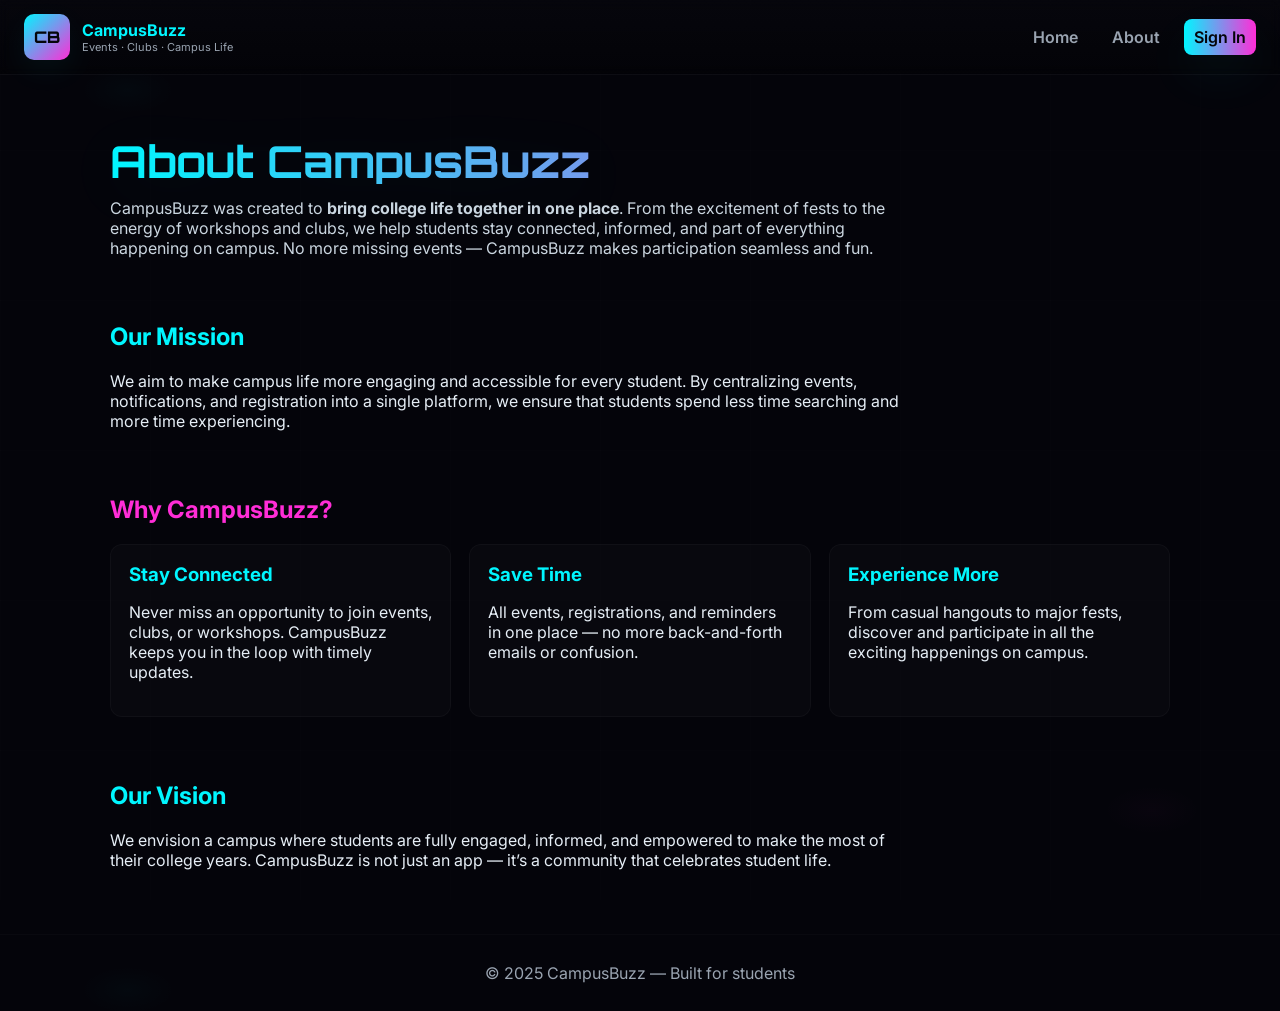
<file: about.html>
<!doctype html>
<html lang="en">
<head>
  <meta charset="utf-8"><meta name="viewport" content="width=device-width,initial-scale=1">
  <title>CampusBuzz — About</title>
  <link rel="stylesheet" href="style.css">
</head>
<body>
  <div class="bg-grid" aria-hidden="true"></div>

  <header class="header">
    <div class="brand">
      <div class="logo">CB</div>
      <div>
        <div class="title">CampusBuzz</div>
        <div class="sub">Events · Clubs · Campus Life</div>
      </div>
    </div>

    <nav class="nav">
      <a href="index.html">Home</a>
      <a href="about.html">About</a>
      <a class="btn neon" href="signin.html">Sign In</a>
    </nav>

    <div class="hamburger" aria-hidden="true"><span class="bar"></span><span class="bar"></span><span class="bar"></span></div>
  </header>

  <main>
    <section class="section reveal">
      <h1 class="headline">About CampusBuzz</h1>
      <p class="lead" style="max-width:800px">
        CampusBuzz was created to <strong>bring college life together in one place</strong>. From the excitement of fests to the energy of workshops and clubs, we help students stay connected, informed, and part of everything happening on campus. No more missing events — CampusBuzz makes participation seamless and fun.
      </p>
    </section>

    <section class="section reveal">
      <h2 style="color:var(--cyan)">Our Mission</h2>
      <p style="max-width:800px">
        We aim to make campus life more engaging and accessible for every student. By centralizing events, notifications, and registration into a single platform, we ensure that students spend less time searching and more time experiencing.
      </p>
    </section>

    <section class="section reveal">
      <h2 style="color:var(--mag)">Why CampusBuzz?</h2>
      <div class="grid">
        <div class="card reveal">
          <h3>Stay Connected</h3>
          <p>Never miss an opportunity to join events, clubs, or workshops. CampusBuzz keeps you in the loop with timely updates.</p>
        </div>
        <div class="card reveal">
          <h3>Save Time</h3>
          <p>All events, registrations, and reminders in one place — no more back-and-forth emails or confusion.</p>
        </div>
        <div class="card reveal">
          <h3>Experience More</h3>
          <p>From casual hangouts to major fests, discover and participate in all the exciting happenings on campus.</p>
        </div>
      </div>
    </section>

    <section class="section reveal">
      <h2 style="color:var(--cyan)">Our Vision</h2>
      <p style="max-width:800px">
        We envision a campus where students are fully engaged, informed, and empowered to make the most of their college years. CampusBuzz is not just an app — it’s a community that celebrates student life.
      </p>
    </section>

   
  </main>

  <footer class="footer">© 2025 CampusBuzz — Built for students</footer>
  <script src="script.js"></script>
</body>
</html>
</file>
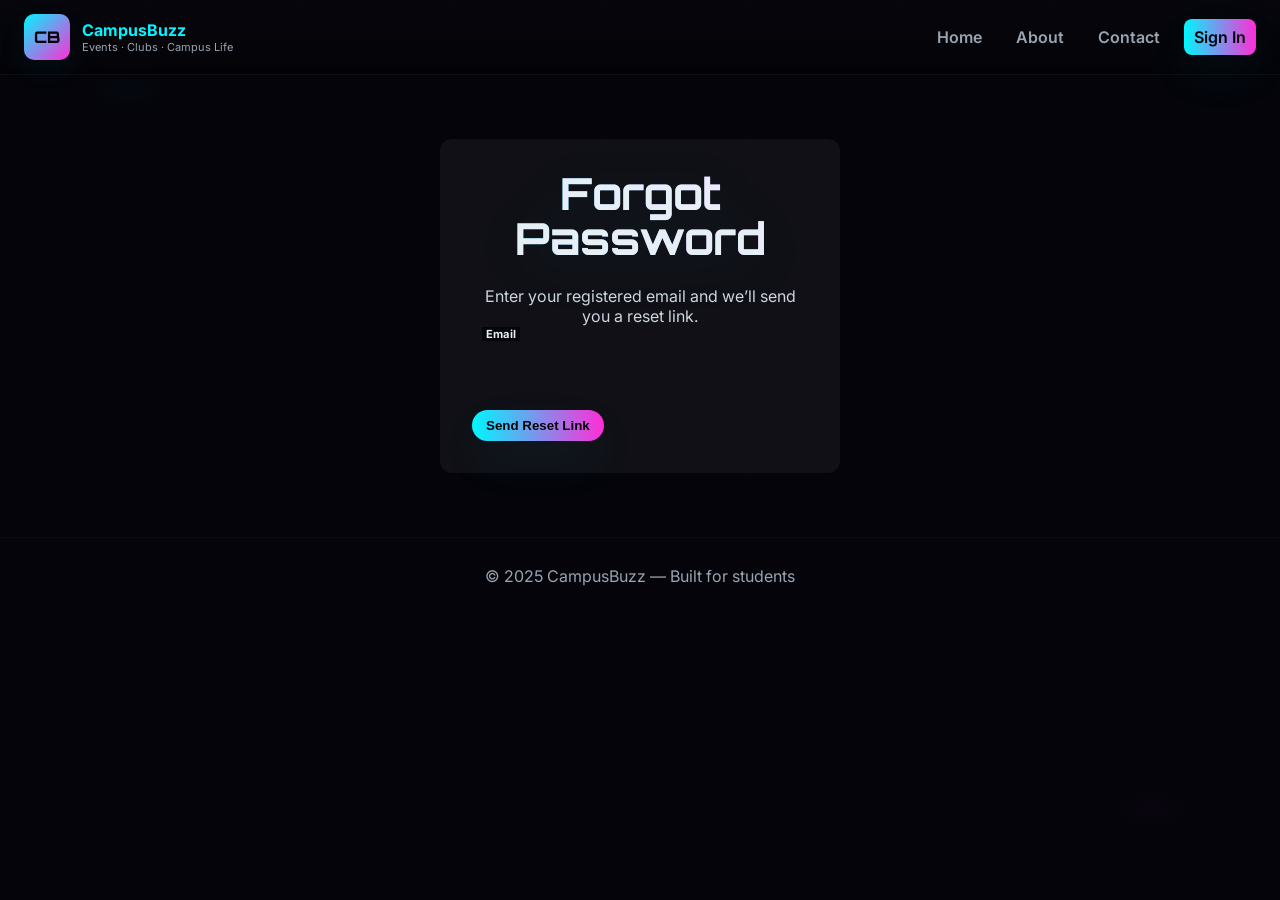
<file: forgot_password.html>
<!doctype html>
<html lang="en">
<head>
  <meta charset="utf-8"><meta name="viewport" content="width=device-width,initial-scale=1">
  <title>CampusBuzz — Forgot Password</title>
  <link rel="stylesheet" href="style.css">
</head>
<body>
  <div class="bg-grid" aria-hidden="true"></div>

  <header class="header">
    <div class="brand">
      <div class="logo">CB</div>
      <div>
        <div class="title">CampusBuzz</div>
        <div class="sub">Events · Clubs · Campus Life</div>
      </div>
    </div>

    <nav class="nav">
      <a href="index.html">Home</a>
      <a href="about.html">About</a>
      <a href="contact.html">Contact</a>
      <a href="signin.html" class="btn neon">Sign In</a>
    </nav>

    <div class="hamburger" aria-hidden="true"><span class="bar"></span><span class="bar"></span><span class="bar"></span></div>
  </header>

  <main>
    <section class="section reveal">
      <form action="send_otp.php" method="POST" class="auth-form">
        <h1 class="headline">Forgot Password</h1>
        <p style="text-align:center;color:#cbd6e0;margin-bottom:1rem;">
          Enter your registered email and we’ll send you a reset link.
        </p>

        <div class="field">
          <input type="email" name="email" id="email" required>
          <label for="email">Email</label>
        </div>

        <button type="submit" class="btn neon">Send Reset Link</button>
      </form>
    </section>
  </main>

  <footer class="footer">© 2025 CampusBuzz — Built for students</footer>
  <script src="script.js"></script>
</body>
</html>
</file>
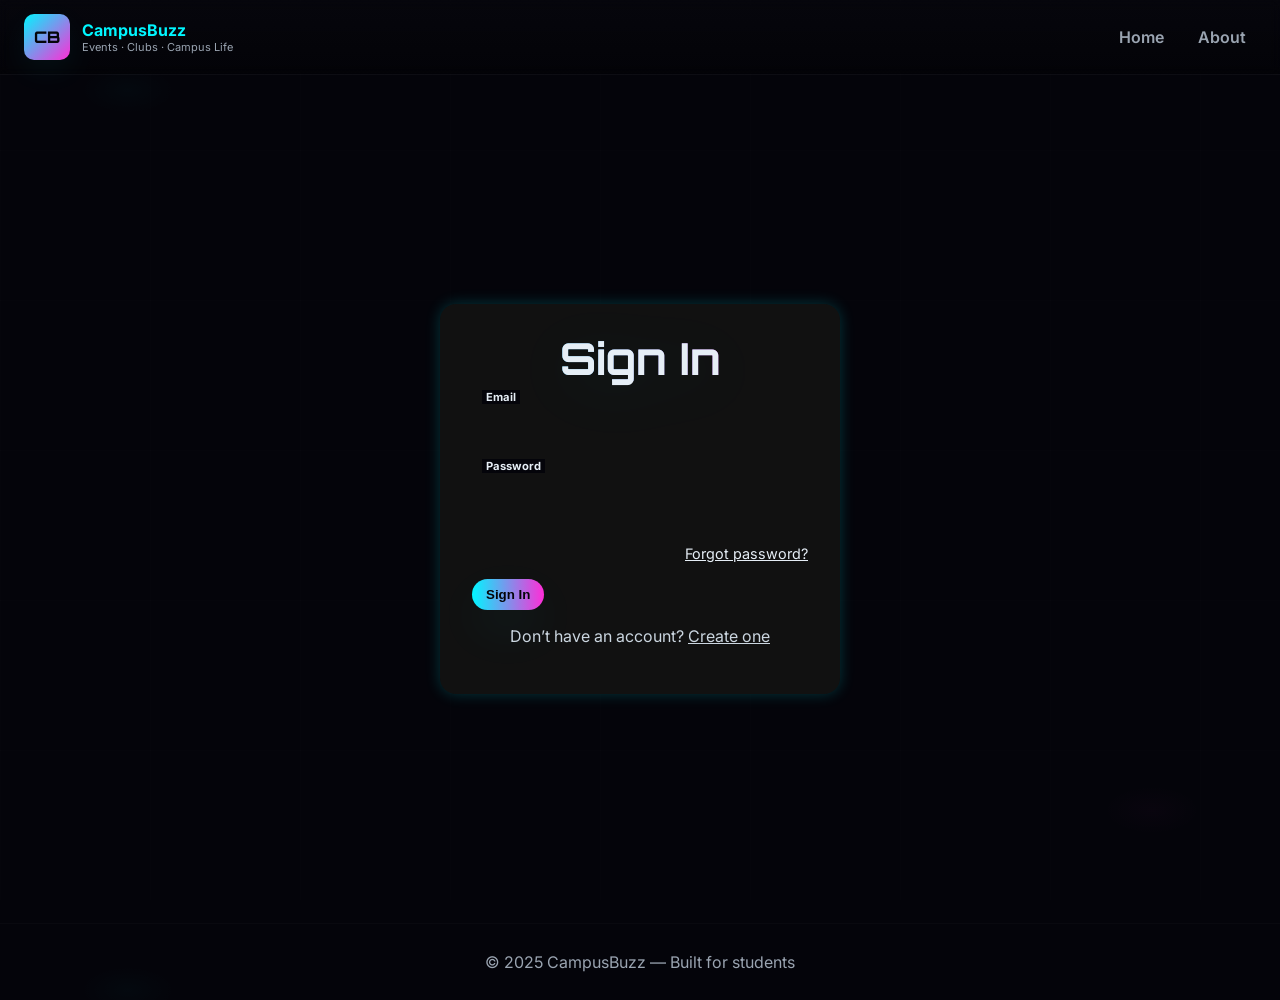
<file: signin.html>
<!doctype html>
<html lang="en">
<head>
  <meta charset="utf-8">
  <meta name="viewport" content="width=device-width,initial-scale=1">
  <title>CampusBuzz — Sign In</title>
  <link rel="stylesheet" href="style.css">
  <style>
    /* Force section and form to be visible */
    .section {
      opacity: 1 !important;
      transform: none !important;
      display: flex !important;
      justify-content: center;
      align-items: center;
      min-height: 80vh;
    }

    .auth-form {
      background: #111;
      padding: 2rem;
      border-radius: 1rem;
      box-shadow: 0 0 15px rgba(0,255,255,0.2);
      width: 100%;
      max-width: 400px;
    }

    .headline {
      color: var(--neon, #00ffff);
      text-align: center;
      margin-bottom: 1.5rem;
    }

    /* Popup styles */
    .popup-overlay {
      position: fixed;
      top: 0; left: 0; right: 0; bottom: 0;
      background: rgba(0, 0, 0, 0.6);
      display: none;
      align-items: center;
      justify-content: center;
      z-index: 999;
    }
    .popup {
      background: #1a1a1a;
      padding: 2rem;
      border-radius: 1rem;
      box-shadow: 0 0 10px var(--neon, #00ffff);
      text-align: center;
      color: white;
      width: 90%;
      max-width: 400px;
    }
    .popup input {
      width: 100%;
      margin-top: 1rem;
      padding: 0.7rem;
      background: #222;
      border: 1px solid #444;
      border-radius: 0.5rem;
      color: white;
    }
    .popup button {
      margin-top: 1rem;
      padding: 0.7rem 1.2rem;
      background: var(--neon, #00ffff);
      color: #000;
      border: none;
      border-radius: 0.5rem;
      cursor: pointer;
    }
  </style>
</head>
<script src="script.js"></script>
<body>
  <div class="bg-grid" aria-hidden="true"></div>

  <header class="header">
    <div class="brand">
      <div class="logo">CB</div>
      <div>
        <div class="title">CampusBuzz</div>
        <div class="sub">Events · Clubs · Campus Life</div>
      </div>
    </div>

    <nav class="nav">
      <a href="index.html">Home</a>
      <a href="about.html">About</a>
    </nav>

    <div class="hamburger" aria-hidden="true">
      <span class="bar"></span><span class="bar"></span><span class="bar"></span>
    </div>
  </header>

  <main>
    <section class="section reveal">
      <form id="signin-form" class="auth-form">
        <h1 class="headline">Sign In</h1>

        <div class="field">
          <input type="email" name="email" id="email" required>
          <label for="email">Email</label>
        </div>

        <div class="field">
          <input type="password" name="password" id="password" required>
          <label for="password">Password</label>
        </div>

        <div style="text-align:right;margin-bottom:1rem;">
          <a href="forgot_password.html" style="color:var(--neon);font-size:0.9rem;">Forgot password?</a>
        </div>

        <button type="submit" class="btn neon">Sign In</button>

        <p style="text-align:center;margin-top:1rem;color:#cbd6e0">
          Don’t have an account? <a href="signup.html" style="color:var(--neon)">Create one</a>
        </p>
      </form>
    </section>
  </main>

  <!-- Hidden popup for admin key -->
  <div class="popup-overlay" id="admin-popup">
    <div class="popup">
      <h2>Admin Verification</h2>
      <p>Enter your Admin Key to continue</p>
      <input type="password" id="admin-key" placeholder="Admin Key" />
      <button id="verify-admin">Verify</button>
    </div>
  </div>

  <footer class="footer">© 2025 CampusBuzz — Built for students</footer>

  <script>
    const form = document.getElementById('signin-form');
    const popup = document.getElementById('admin-popup');
    const verifyBtn = document.getElementById('verify-admin');

    form.addEventListener('submit', function(e) {
      e.preventDefault();

      const email = document.getElementById('email').value.trim();
      const password = document.getElementById('password').value.trim();

      // Simple admin check
      if (email.toLowerCase().includes('admin')) {
        popup.style.display = 'flex';
      } else {
        this.action = 'signin.php';
        this.method = 'POST';
        this.submit();
      }
    });

    verifyBtn.addEventListener('click', function() {
      const adminKey = document.getElementById('admin-key').value.trim();
      if (adminKey === '') {
        alert('Please enter your admin key.');
        return;
      }

      // Add admin key to form before submitting
      const hiddenKey = document.createElement('input');
      hiddenKey.type = 'hidden';
      hiddenKey.name = 'admin_key';
      hiddenKey.value = adminKey;
      form.appendChild(hiddenKey);

      popup.style.display = 'none';
      form.action = 'signin.php';
      form.method = 'POST';
      form.submit();
    });
  </script>
</body>
</html>
</file>
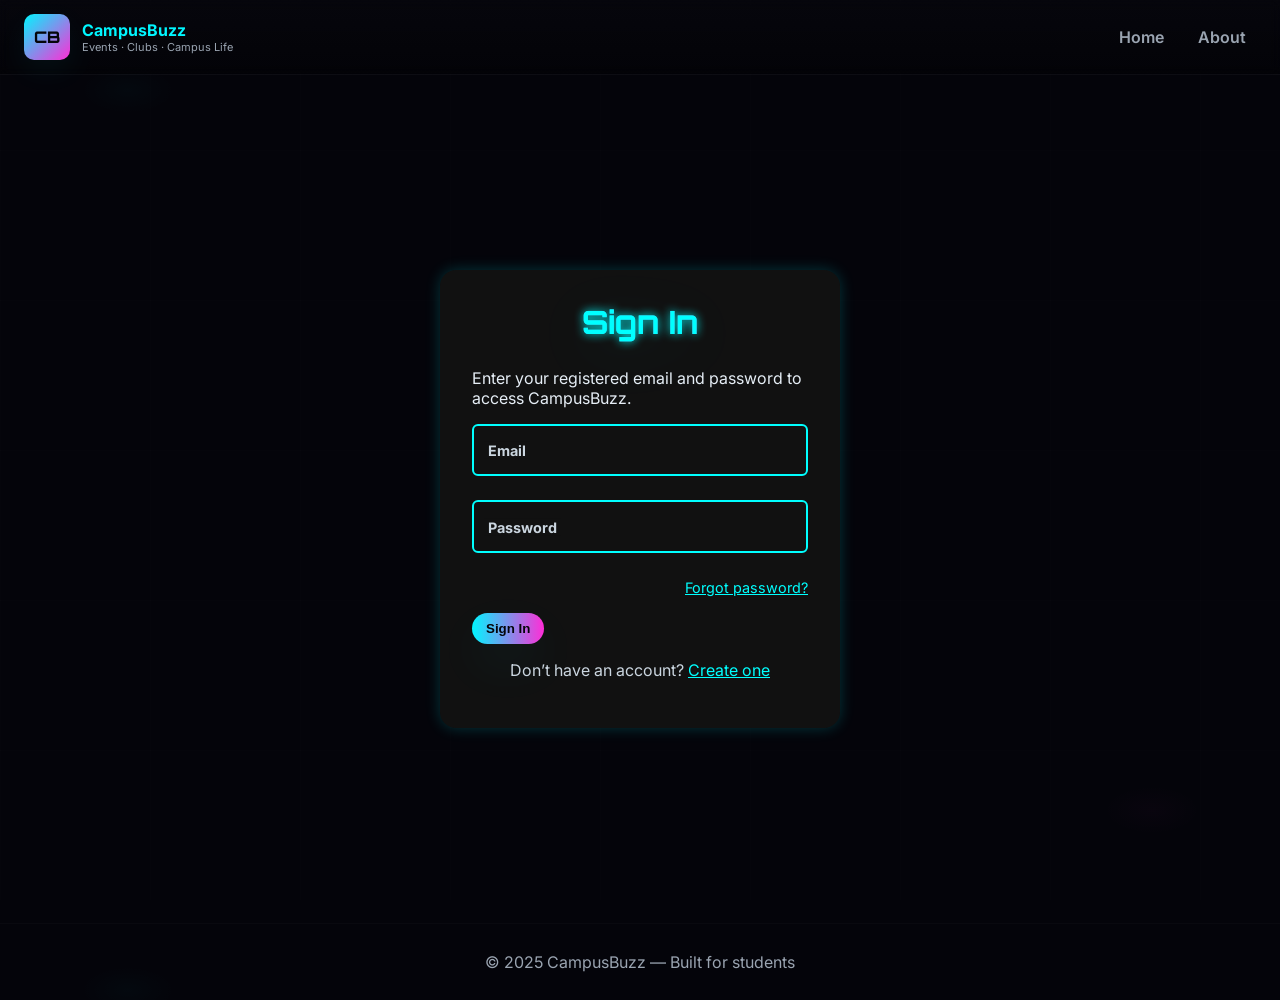
<file: signup.html>
<!doctype html>
<html lang="en">
<head>
  <meta charset="utf-8">
  <meta name="viewport" content="width=device-width,initial-scale=1">
  <title>CampusBuzz — Sign In</title>
  <link rel="stylesheet" href="style.css">
  


  <style>
    :root {
      --neon: #00ffff;
    }

    /* Ensure the section doesn’t collapse */
    .section {
      opacity: 1 !important;
      transform: none !important;
      display: flex !important;
      justify-content: center;
      align-items: center;
      min-height: 80vh;
      padding: 2rem 1rem;
    }

    /* Main form container */
    .auth-form {
      background: #111;
      padding: 2rem;
      border-radius: 1rem;
      box-shadow: 0 0 15px rgba(0,255,255,0.2);
      width: 100%;
      max-width: 400px;
      min-width: 280px; /* prevent form from shrinking too much */
      animation: fadeInUp 0.8s ease forwards;
    }

    .headline {
      color: var(--neon);
      text-align: center;
      margin-bottom: 1.5rem;
      font-size: clamp(1.5rem, 4vw, 2rem);
      line-height: 1.3;
    }

    /* Fields and labels */
    .field {
      position: relative;
      margin-bottom: 1.5rem;
    }

    .field input {
      width: 100%;
      padding: 0.9rem 0.75rem;
      background: transparent;
      border: 2px solid var(--neon);
      border-radius: 6px;
      color: #fff;
      font-size: clamp(0.9rem, 2.5vw, 1rem);
    }

    .field label {
      position: absolute;
      top: 50%;
      left: 12px;
      transform: translateY(-50%);
      font-size: 0.9rem;
      color: #cbd6e0;
      pointer-events: none;
      transition: all 0.3s ease;
      background: #111;
      padding: 0 4px;
    }

    .field input:focus + label,
    .field input:not(:placeholder-shown) + label {
      top: -8px;
      font-size: 0.75rem;
      color: var(--neon);
    }

    /* Popup styles */
    .popup-overlay {
      position: fixed;
      inset: 0;
      background: rgba(0, 0, 0, 0.6);
      display: none;
      align-items: center;
      justify-content: center;
      z-index: 999;
    }

    .popup {
      background: #1a1a1a;
      padding: 2rem;
      border-radius: 1rem;
      box-shadow: 0 0 10px var(--neon);
      text-align: center;
      color: white;
      width: 90%;
      max-width: 400px;
      min-width: 280px;
    }

    .popup input {
      width: 100%;
      margin-top: 1rem;
      padding: 0.7rem;
      background: #222;
      border: 1px solid #444;
      border-radius: 0.5rem;
      color: white;
      font-size: 1rem;
    }

    .popup button {
      margin-top: 1rem;
      padding: 0.7rem 1.2rem;
      background: var(--neon);
      color: #000;
      border: none;
      border-radius: 0.5rem;
      cursor: pointer;
      font-weight: 600;
    }

    /* Accessibility focus states */
    input:focus-visible,
    button:focus-visible,
    a:focus-visible {
      outline: 2px solid var(--neon);
      outline-offset: 3px;
    }

    /* Responsive font sizing */
    body {
      font-size: clamp(0.9rem, 1.8vw, 1rem);
    }

    /* Prevent text and buttons from becoming too small */
    @media (max-width: 420px) {
      .auth-form {
        padding: 1.5rem;
      }

      .headline {
        font-size: 1.4rem;
      }

      button,
      input {
        font-size: 1rem;
      }
    }

    /* Animation */
    @keyframes fadeInUp {
      from {opacity: 0; transform: translateY(20px);}
      to {opacity: 1; transform: translateY(0);}
    }
  </style>
</head>

<body>
  <div class="bg-grid" aria-hidden="true"></div>

  <header class="header" role="banner">
    <div class="brand">
      <div class="logo" aria-label="CampusBuzz Logo">CB</div>
      <div>
        <div class="title">CampusBuzz</div>
        <div class="sub">Events · Clubs · Campus Life</div>
      </div>
    </div>

    <nav class="nav" role="navigation" aria-label="Main Navigation">
      <a href="index.html">Home</a>
      <a href="about.html">About</a>
    </nav>

    <button class="hamburger" aria-label="Menu" aria-expanded="false">
      <span class="bar"></span><span class="bar"></span><span class="bar"></span>
    </button>
  </header>

  <main id="main-content" tabindex="-1">
    <section class="section reveal" aria-labelledby="signin-heading">
      <form id="signin-form" class="auth-form" aria-describedby="signin-desc">
        <h1 id="signin-heading" class="headline">Sign In</h1>
        <p id="signin-desc" class="visually-hidden">
          Enter your registered email and password to access CampusBuzz.
        </p>

        <div class="field">
          <input type="email" name="email" id="email" required aria-required="true" autocomplete="username" placeholder=" " />
          <label for="email">Email</label>
        </div>

        <div class="field">
          <input type="password" name="password" id="password" required aria-required="true" autocomplete="current-password" placeholder=" " />
          <label for="password">Password</label>
        </div>

        <div style="text-align:right;margin-bottom:1rem;">
          <a href="forgot_password.html" style="color:var(--neon);font-size:0.9rem;">Forgot password?</a>
        </div>

        <button type="submit" class="btn neon" aria-label="Sign in to your CampusBuzz account">Sign In</button>

        <p style="text-align:center;margin-top:1rem;color:#cbd6e0">
          Don’t have an account?
          <a href="signup.html" style="color:var(--neon)">Create one</a>
        </p>
      </form>
    </section>
  </main>

  <div class="popup-overlay" id="admin-popup" role="dialog" aria-modal="true" aria-labelledby="admin-title">
    <div class="popup">
      <h2 id="admin-title">Admin Verification</h2>
      <p>Enter your Admin Key to continue</p>
      <input type="password" id="admin-key" placeholder="Admin Key" aria-label="Admin Key" />
      <button id="verify-admin">Verify</button>
    </div>
  </div>

  <footer class="footer" role="contentinfo">
    © 2025 CampusBuzz — Built for students
  </footer>

  <script>
    const form = document.getElementById('signin-form');
    const popup = document.getElementById('admin-popup');
    const verifyBtn = document.getElementById('verify-admin');

    form.addEventListener('submit', function(e) {
      e.preventDefault();
      const email = document.getElementById('email').value.trim();
      const password = document.getElementById('password').value.trim();

      // Simple admin check
      if (email.toLowerCase().includes('admin')) {
        popup.style.display = 'flex';
      } else {
        this.action = 'signin.php';
        this.method = 'POST';
        this.submit();
      }
    });

    verifyBtn.addEventListener('click', function() {
      const adminKey = document.getElementById('admin-key').value.trim();
      if (adminKey === '') {
        alert('Please enter your admin key.');
        return;
      }

      const hiddenKey = document.createElement('input');
      hiddenKey.type = 'hidden';
      hiddenKey.name = 'admin_key';
      hiddenKey.value = adminKey;
      form.appendChild(hiddenKey);

      popup.style.display = 'none';
      form.action = 'signin.php';
      form.method = 'POST';
      form.submit();
    });
  </script>
</body>
</html>
</file>
<file: style.css>
/* style.css - Neon, clean, responsive */
@import url('https://fonts.googleapis.com/css2?family=Inter:wght@300;400;600;700&family=Orbitron:wght@600;800&display=swap');

:root{
  --bg:#04040a;
  --muted:#9aa4b1;
  --cyan:#00f6ff;
  --mag:#ff2dd7;
  --glass: rgba(255,255,255,0.03);
  --card: rgba(255,255,255,0.02);
  --max-width:1100px;
}

/* reset */
*{box-sizing:border-box}
html,body{height:100%}
body{
  margin:0;
  font-family: 'Inter', system-ui, -apple-system, 'Segoe UI', Roboto, sans-serif;
  background: radial-gradient(800px 400px at 10% 10%, rgba(0,246,255,0.02), transparent 6%),
              radial-gradient(700px 350px at 90% 90%, rgba(255,45,215,0.02), transparent 7%),
              var(--bg);
  color:#e6eef6;
  -webkit-font-smoothing:antialiased;
  -moz-osx-font-smoothing:grayscale;
}

/* small floating grid for texture */
.bg-grid {
  position:fixed; inset:0; z-index:0; pointer-events:none; opacity:0.45;
  background-image:
    linear-gradient(rgba(255,255,255,0.02) 1px, transparent 1px),
    linear-gradient(90deg, rgba(255,255,255,0.02) 1px, transparent 1px);
  background-size: 150px 150px, 150px 150px;
  animation: gridShift 50s linear infinite;
}
@keyframes gridShift{from{background-position:0 0,0 0} to{background-position: -300px -150px,-150px -300px}}

/* header/nav */
.header{
  position:sticky; top:0; z-index:60; display:flex; align-items:center; justify-content:space-between;
  gap:12px; padding:14px 24px; backdrop-filter: blur(6px);
  border-bottom:1px solid rgba(255,255,255,0.03);
  background: linear-gradient(180deg, rgba(255,255,255,0.01), rgba(0,0,0,0.22));
}
.brand{display:flex;gap:12px;align-items:center}
.logo{
  width:46px;height:46px;border-radius:10px;display:grid;place-items:center;
  background: linear-gradient(135deg,var(--cyan),var(--mag));
  font-family:'Orbitron'; font-weight:800;color:#05050a;
  box-shadow:0 10px 30px rgba(0,246,255,0.06);
}
.title{font-weight:700;color:var(--cyan);font-size:16px}
.sub{font-size:11px;color:var(--muted)}

/* nav links */
.nav{display:flex;gap:14px;align-items:center;z-index:70}
.nav a{
  color:var(--muted); text-decoration:none; padding:8px 10px; border-radius:8px; font-weight:600;
  transition: all .18s ease;
}
.nav a:hover{ color:#fff; transform:translateY(-3px); text-shadow:0 0 8px rgba(0,246,255,0.06)}
.btn{
  padding:8px 14px;border-radius:999px;font-weight:800;text-decoration:none;border:1px solid rgba(255,255,255,0.04);
  background: linear-gradient(90deg, rgba(255,255,255,0.02), transparent);
  color:#fff;
}
.btn.neon{
  background: linear-gradient(90deg,var(--cyan),var(--mag));
  color:#05050a; box-shadow:0 20px 50px rgba(0,246,255,0.06);
  border:none;
}

/* mobile */
.hamburger{display:none;width:48px;height:48px;border-radius:10px;background:var(--card);align-items:center;justify-content:center;cursor:pointer}
.hamburger .bar{display:block;height:2px;width:22px;background:var(--muted);margin:3px 0;transition:all .2s}

/* hero */
.hero{min-height:74vh;display:flex;align-items:center;justify-content:center;padding:48px 20px;position:relative;z-index:2}
.hero-inner{max-width:var(--max-width);width:100%;display:grid;grid-template-columns:1fr 400px;gap:28px;align-items:center}
.hero-left{padding:14px}
.headline{
  font-family:'Orbitron',sans-serif;font-size:44px;line-height:1.03;margin:0;
  background: linear-gradient(90deg,var(--cyan),var(--mag));
  -webkit-background-clip:text;background-clip:text;color:transparent;
  filter: drop-shadow(0 10px 30px rgba(0,246,255,0.06));
  animation: float 6s ease-in-out infinite;
}
@keyframes float{0%{transform:translateY(0)}50%{transform:translateY(-8px)}100%{transform:translateY(0)}}
.lead{margin-top:14px;color:#cbd6e0;max-width:680px}
.hero-actions{display:flex;gap:12px;margin-top:18px}

/* hero-image panel */
.hero-panel{
  border-radius:12px; overflow:hidden; position:relative; min-height:260px;
  background: linear-gradient(180deg, rgba(255,255,255,0.02), rgba(255,255,255,0.01));
  border:1px solid rgba(255,255,255,0.03); box-shadow:0 20px 60px rgba(0,0,0,0.6);
}
.hero-bg{
  position:absolute; inset:0; background-size:cover;background-position:center; filter:brightness(0.6);
  transition:opacity .8s ease, transform .8s ease;
}
.hero-overlay{
  position:absolute; inset:0; background:linear-gradient(180deg, rgba(0,0,0,0.15), rgba(0,0,0,0.45));
}
.event-list{position:relative;padding:16px;display:flex;flex-direction:column;gap:12px}
.event{
  display:flex;gap:12px;align-items:center;background:linear-gradient(180deg, rgba(255,255,255,0.01), transparent);
  padding:10px;border-radius:8px;border:1px solid rgba(255,255,255,0.02); transition:transform .2s;
}
.event:hover{transform:translateY(-6px)}
.thumb{width:56px;height:56px;border-radius:8px;overflow:hidden;flex-shrink:0}
.thumb img{width:100%;height:100%;object-fit:cover}

/* sections */
.section{max-width:var(--max-width);margin:64px auto;padding:0 20px}
.grid{display:grid;grid-template-columns:repeat(3,1fr);gap:18px}
.card{background:var(--card);padding:18px;border-radius:12px;border:1px solid rgba(255,255,255,0.03);transition:transform .2s}
.card:hover{transform:translateY(-8px)}
.card h3{margin:0 0 8px;color:var(--cyan)}

/* forms */
.form{max-width:640px;margin:18px auto;padding:20px;border-radius:12px;background:linear-gradient(180deg, rgba(255,255,255,0.02), rgba(255,255,255,0.01));border:1px solid rgba(255,255,255,0.03)}
.field{display:flex;flex-direction:column;margin-bottom:12px}
.field label{font-size:13px;margin-bottom:6px;color:var(--muted);font-weight:700}
.input, textarea{padding:12px;border-radius:8px;border:1px solid rgba(255,255,255,0.04);background:transparent;color:inherit;font-size:14px}
.input:focus, textarea:focus{outline:none;box-shadow:0 12px 40px rgba(0,246,255,0.06);border-color:rgba(0,246,255,0.22)}
.btn-full{width:100%;padding:12px;border-radius:10px;border:none;background:linear-gradient(90deg,var(--cyan),var(--mag));color:#05050a;font-weight:800}

/* footer */
.footer{padding:28px 20px;text-align:center;color:var(--muted);border-top:1px solid rgba(255,255,255,0.02);margin-top:40px}

/* reveal helper */
.reveal{opacity:0;transform:translateY(12px);transition:all .6s cubic-bezier(.2,.9,.2,1)}
.reveal.visible{opacity:1;transform:translateY(0)}

/* responsive */
@media (max-width:980px){
  .hero-inner{grid-template-columns:1fr}
  .grid{grid-template-columns:repeat(2,1fr)}
  .nav{display:none}
  .hamburger{display:flex}
}
@media (max-width:640px){
  .grid{grid-template-columns:1fr}
  .headline{font-size:28px}
}
.auth-form {
  max-width: 400px;
  margin: 0 auto;
  background: rgba(255,255,255,0.05);
  padding: 2rem;
  border-radius: 12px;
  box-shadow: 0 0 12px var(--neon);
  animation: fadeInUp 0.8s ease forwards;
}

.auth-form .headline {
  text-align: center;
  margin-bottom: 1.5rem;
  color: var(--neon);
  text-shadow: 0 0 10px var(--neon);
}

.field {
  position: relative;
  margin-bottom: 1.5rem;
}

.field input {
  width: 100%;
  padding: 0.9rem 0.5rem;
  background: transparent;
  border: 2px solid var(--neon);
  border-radius: 6px;
  color: #fff;
  font-family: 'Orbitron', sans-serif;
}

.field label {
  position: absolute;
  top: 50%;
  left: 10px;
  transform: translateY(-50%);
  font-size: 0.9rem;
  color: #cbd6e0;
  pointer-events: none;
  transition: all 0.3s ease;
  background: var(--bg);
  padding: 0 4px;
}

.field input:focus + label,
.field input:not(:placeholder-shown) + label {
  top: -8px;
  font-size: 0.7rem;
  color: var(--neon);
}

@keyframes fadeInUp {
  from {opacity: 0; transform: translateY(20px);}
  to {opacity: 1; transform: translateY(0);}
}
</file>
